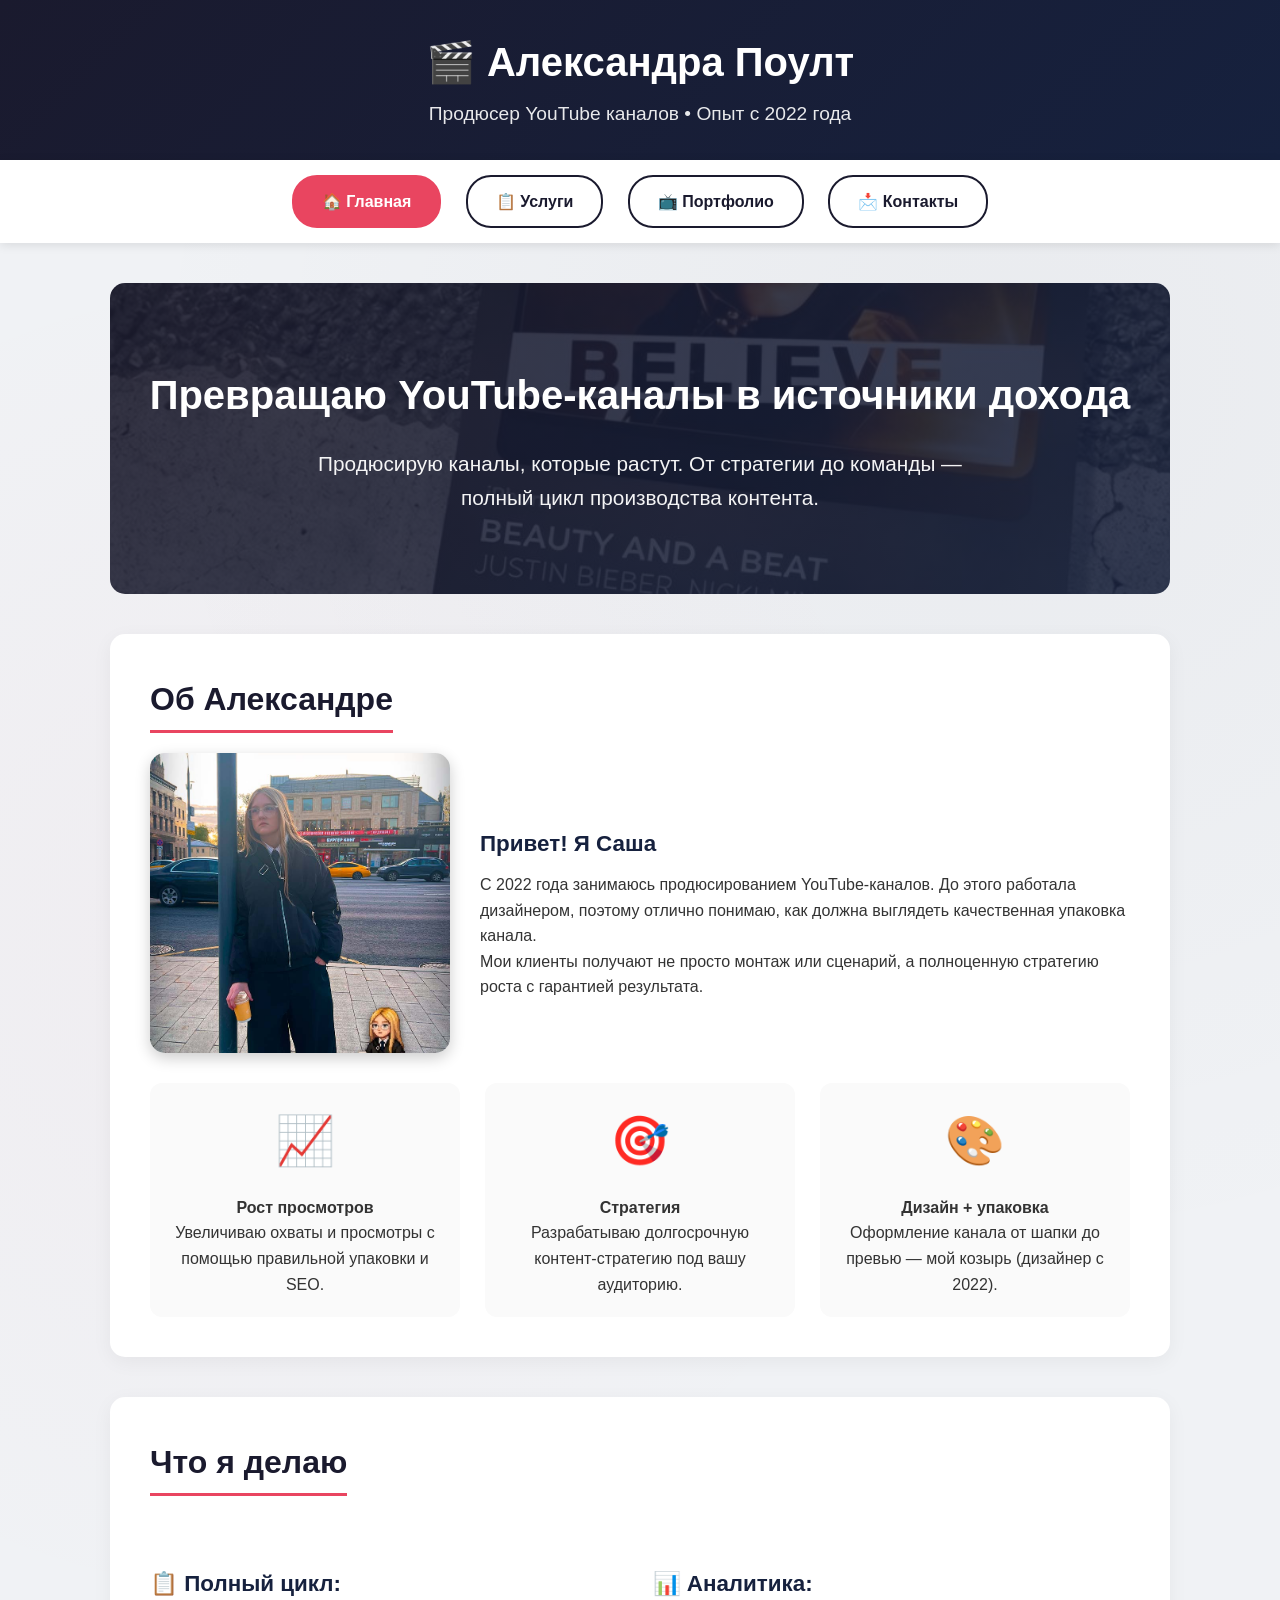
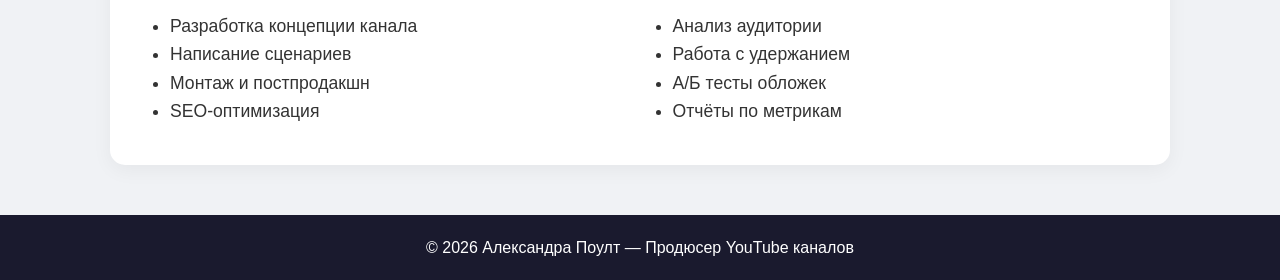
<file: index.html>
<!DOCTYPE html>
<html lang="ru">
<head>
    <meta charset="UTF-8">
    <meta name="viewport" content="width=device-width, initial-scale=1.0">
    <title>Александра Поулт — Продюсер YouTube каналов | Главная</title>
    <link rel="stylesheet" href="style.css">
</head>
<body>

    <!-- ==================== ШАПКА ==================== -->
    <header>
        <h1>🎬 Александра Поулт</h1>
        <p>Продюсер YouTube каналов • Опыт с 2022 года</p>
    </header>

    <!-- ==================== НАВИГАЦИЯ ==================== -->
    <nav>
        <a href="index.html" class="active">🏠 Главная</a>
        <a href="catalog.html">📋 Услуги</a>
        <a href="gallery.html">📺 Портфолио</a>
        <a href="contacts.html">📩 Контакты</a>
    </nav>

    <!-- ==================== ОСНОВНОЙ КОНТЕНТ ==================== -->
    <div class="container">

        <!-- HERO-БЛОК С ФОНОВЫМ ИЗОБРАЖЕНИЕМ -->
        <div class="hero">
            <h2>Превращаю YouTube-каналы в источники дохода</h2>
            <p>Продюсирую каналы, которые растут. От стратегии до команды — полный цикл производства контента.</p>
        </div>

        <!-- ОБО МНЕ -->
        <div class="section">
            <h2>Об Александре</h2>
            <div class="photo-card">
                <!-- ЗАМЕНИТЕ ПУТЬ НА СВОЁ ФОТО -->
                <img src="images/about-me.jpg" alt="Александра Поулт">
                <div class="info">
                    <h3>Привет! Я Саша</h3>
                    <p>
                        С 2022 года занимаюсь продюсированием YouTube-каналов.
                        До этого работала дизайнером, поэтому отлично понимаю,
                        как должна выглядеть качественная упаковка канала.
                    </p>
                    <p>
                        Мои клиенты получают не просто монтаж или сценарий,
                        а полноценную стратегию роста с гарантией результата.
                    </p>
                </div>
            </div>

            <!-- ПРЕИМУЩЕСТВА С ИКОНКАМИ -->
            <div class="benefits">
                <div class="benefit-item">
                    <div class="icon">📈</div>
                    <h4>Рост просмотров</h4>
                    <p>Увеличиваю охваты и просмотры с помощью правильной упаковки и SEO.</p>
                </div>
                <div class="benefit-item">
                    <div class="icon">🎯</div>
                    <h4>Стратегия</h4>
                    <p>Разрабатываю долгосрочную контент-стратегию под вашу аудиторию.</p>
                </div>
                <div class="benefit-item">
                    <div class="icon">🎨</div>
                    <h4>Дизайн + упаковка</h4>
                    <p>Оформление канала от шапки до превью — мой козырь (дизайнер с 2022).</p>
                </div>
            </div>
        </div>

        <!-- СПИСОК КЛЮЧЕВЫХ НАВЫКОВ -->
        <div class="section">
            <h2>Что я делаю</h2>
            <div class="grid-2col">
                <div>
                    <h3>📋 Полный цикл:</h3>
                    <ul style="padding-left: 20px; font-size: 1.1em;">
                        <li>Разработка концепции канала</li>
                        <li>Написание сценариев</li>
                        <li>Монтаж и постпродакшн</li>
                        <li>SEO-оптимизация</li>
                    </ul>
                </div>
                <div>
                    <h3>📊 Аналитика:</h3>
                    <ul style="padding-left: 20px; font-size: 1.1em;">
                        <li>Анализ аудитории</li>
                        <li>Работа с удержанием</li>
                        <li>А/Б тесты обложек</li>
                        <li>Отчёты по метрикам</li>
                    </ul>
                </div>
            </div>
        </div>

    </div>

    <!-- ==================== ПОДВАЛ ==================== -->
    <footer>
        <p>© 2026 Александра Поулт — Продюсер YouTube каналов</p>
    </footer>

</body>
</html>
</file>
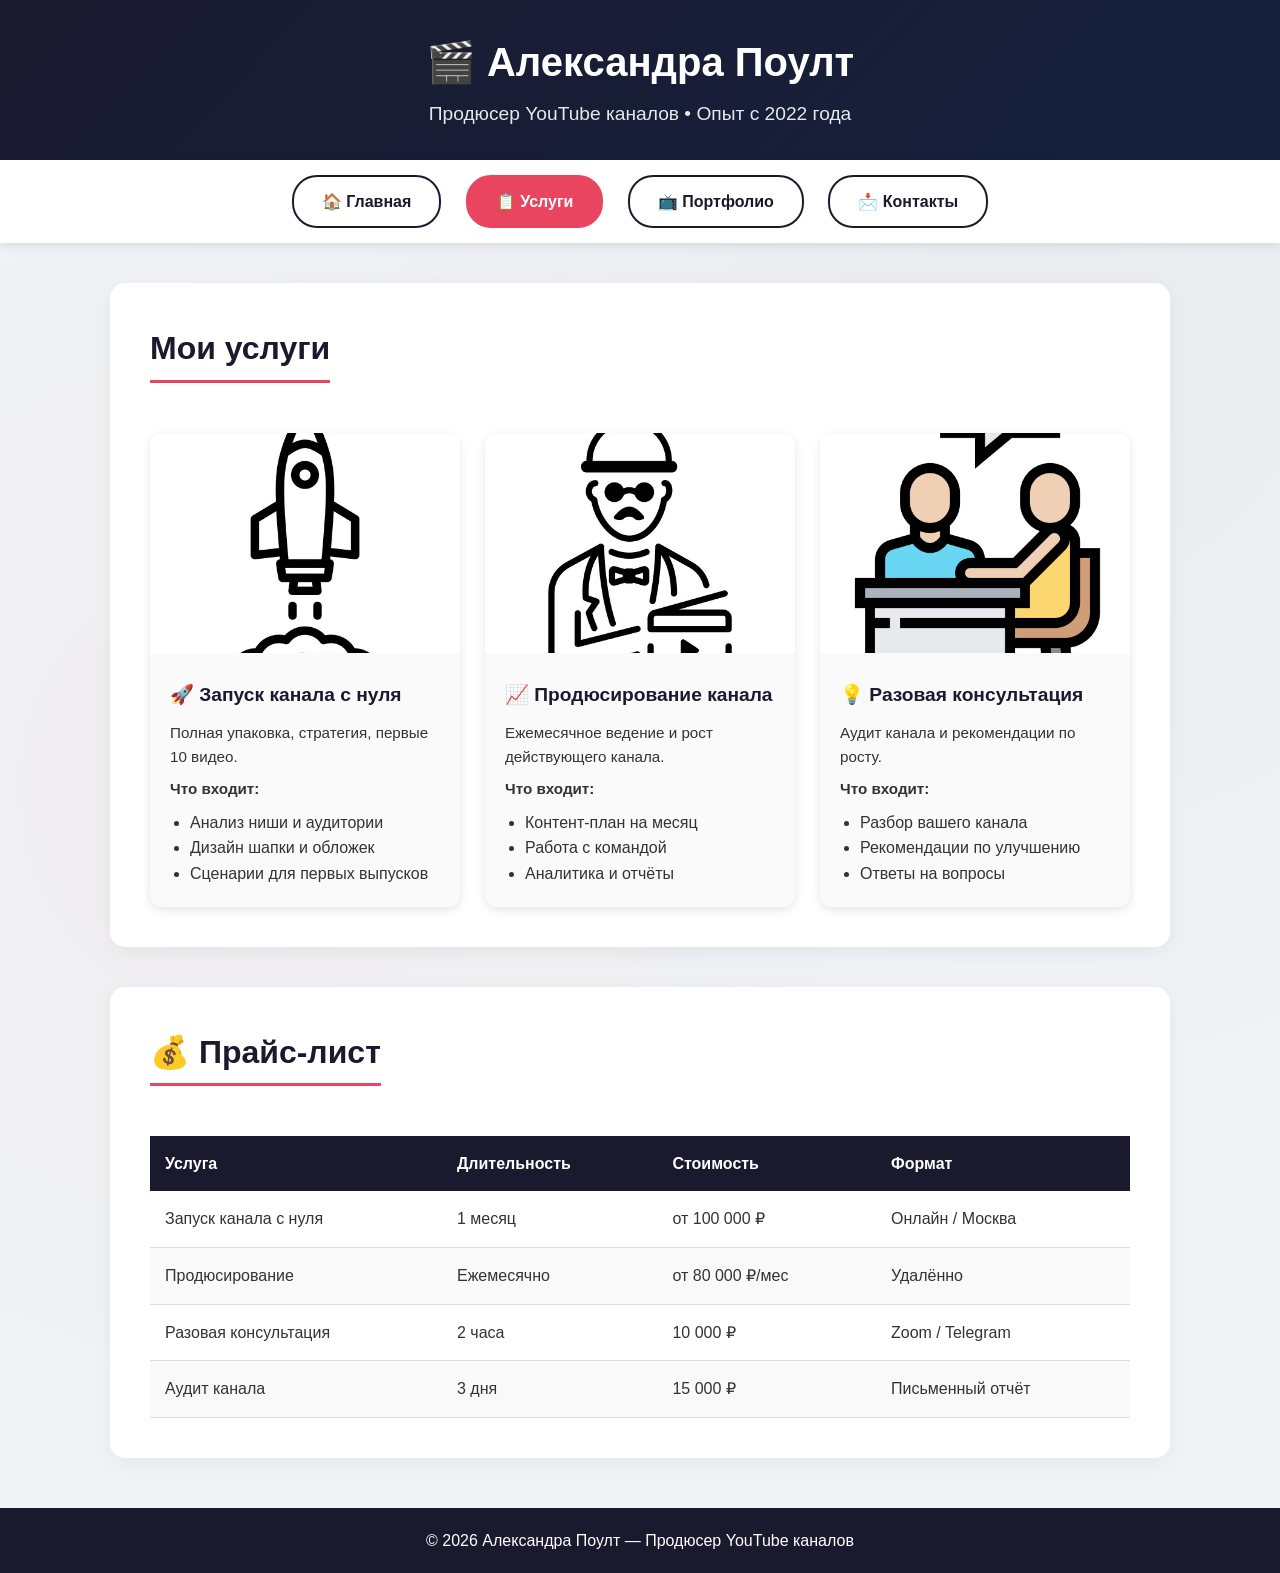
<file: catalog.html>
<!DOCTYPE html>
<html lang="ru">
<head>
    <meta charset="UTF-8">
    <meta name="viewport" content="width=device-width, initial-scale=1.0">
    <title>Услуги — Александра Поулт</title>
    <link rel="stylesheet" href="style.css">
</head>
<body>

    <!-- ==================== ШАПКА ==================== -->
    <header>
        <h1>🎬 Александра Поулт</h1>
        <p>Продюсер YouTube каналов • Опыт с 2022 года</p>
    </header>

    <!-- ==================== НАВИГАЦИЯ ==================== -->
    <nav>
        <a href="index.html">🏠 Главная</a>
        <a href="catalog.html" class="active">📋 Услуги</a>
        <a href="gallery.html">📺 Портфолио</a>
        <a href="contacts.html">📩 Контакты</a>
    </nav>

    <!-- ==================== ОСНОВНОЙ КОНТЕНТ ==================== -->
    <div class="container">

        <!-- КАРТОЧКИ УСЛУГ -->
        <div class="section">
            <h2>Мои услуги</h2>
            <div class="grid-2col">

                <!-- УСЛУГА 1 -->
                <div class="card">
                    <img src="images/service1.jpg" alt="Запуск канала с нуля">
                    <div class="card-body">
                        <h4>🚀 Запуск канала с нуля</h4>
                        <p>Полная упаковка, стратегия, первые 10 видео.</p>
                        <p><strong>Что входит:</strong></p>
                        <ul style="padding-left: 20px;">
                            <li>Анализ ниши и аудитории</li>
                            <li>Дизайн шапки и обложек</li>
                            <li>Сценарии для первых выпусков</li>
                        </ul>
                    </div>
                </div>

                <!-- УСЛУГА 2 -->
                <div class="card">
                    <img src="images/service2.jpg" alt="Продюсирование">
                    <div class="card-body">
                        <h4>📈 Продюсирование канала</h4>
                        <p>Ежемесячное ведение и рост действующего канала.</p>
                        <p><strong>Что входит:</strong></p>
                        <ul style="padding-left: 20px;">
                            <li>Контент-план на месяц</li>
                            <li>Работа с командой</li>
                            <li>Аналитика и отчёты</li>
                        </ul>
                    </div>
                </div>

                <!-- УСЛУГА 3 -->
                <div class="card">
                    <img src="images/service3.jpg" alt="Консультация">
                    <div class="card-body">
                        <h4>💡 Разовая консультация</h4>
                        <p>Аудит канала и рекомендации по росту.</p>
                        <p><strong>Что входит:</strong></p>
                        <ul style="padding-left: 20px;">
                            <li>Разбор вашего канала</li>
                            <li>Рекомендации по улучшению</li>
                            <li>Ответы на вопросы</li>
                        </ul>
                    </div>
                </div>

            </div>
        </div>

        <!-- ПРАЙС-ЛИСТ — ТАБЛИЦА -->
        <div class="section">
            <h2>💰 Прайс-лист</h2>
            <table class="pricing-table">
                <thead>
                    <tr>
                        <th>Услуга</th>
                        <th>Длительность</th>
                        <th>Стоимость</th>
                        <th>Формат</th>
                    </tr>
                </thead>
                <tbody>
                    <tr>
                        <td>Запуск канала с нуля</td>
                        <td>1 месяц</td>
                        <td>от 100 000 ₽</td>
                        <td>Онлайн / Москва</td>
                    </tr>
                    <tr>
                        <td>Продюсирование</td>
                        <td>Ежемесячно</td>
                        <td>от 80 000 ₽/мес</td>
                        <td>Удалённо</td>
                    </tr>
                    <tr>
                        <td>Разовая консультация</td>
                        <td>2 часа</td>
                        <td>10 000 ₽</td>
                        <td>Zoom / Telegram</td>
                    </tr>
                    <tr>
                        <td>Аудит канала</td>
                        <td>3 дня</td>
                        <td>15 000 ₽</td>
                        <td>Письменный отчёт</td>
                    </tr>
                </tbody>
            </table>
        </div>


    </div>

    <!-- ==================== ПОДВАЛ ==================== -->
    <footer>
        <p>© 2026 Александра Поулт — Продюсер YouTube каналов</p>
    </footer>

</body>
</html>
</file>
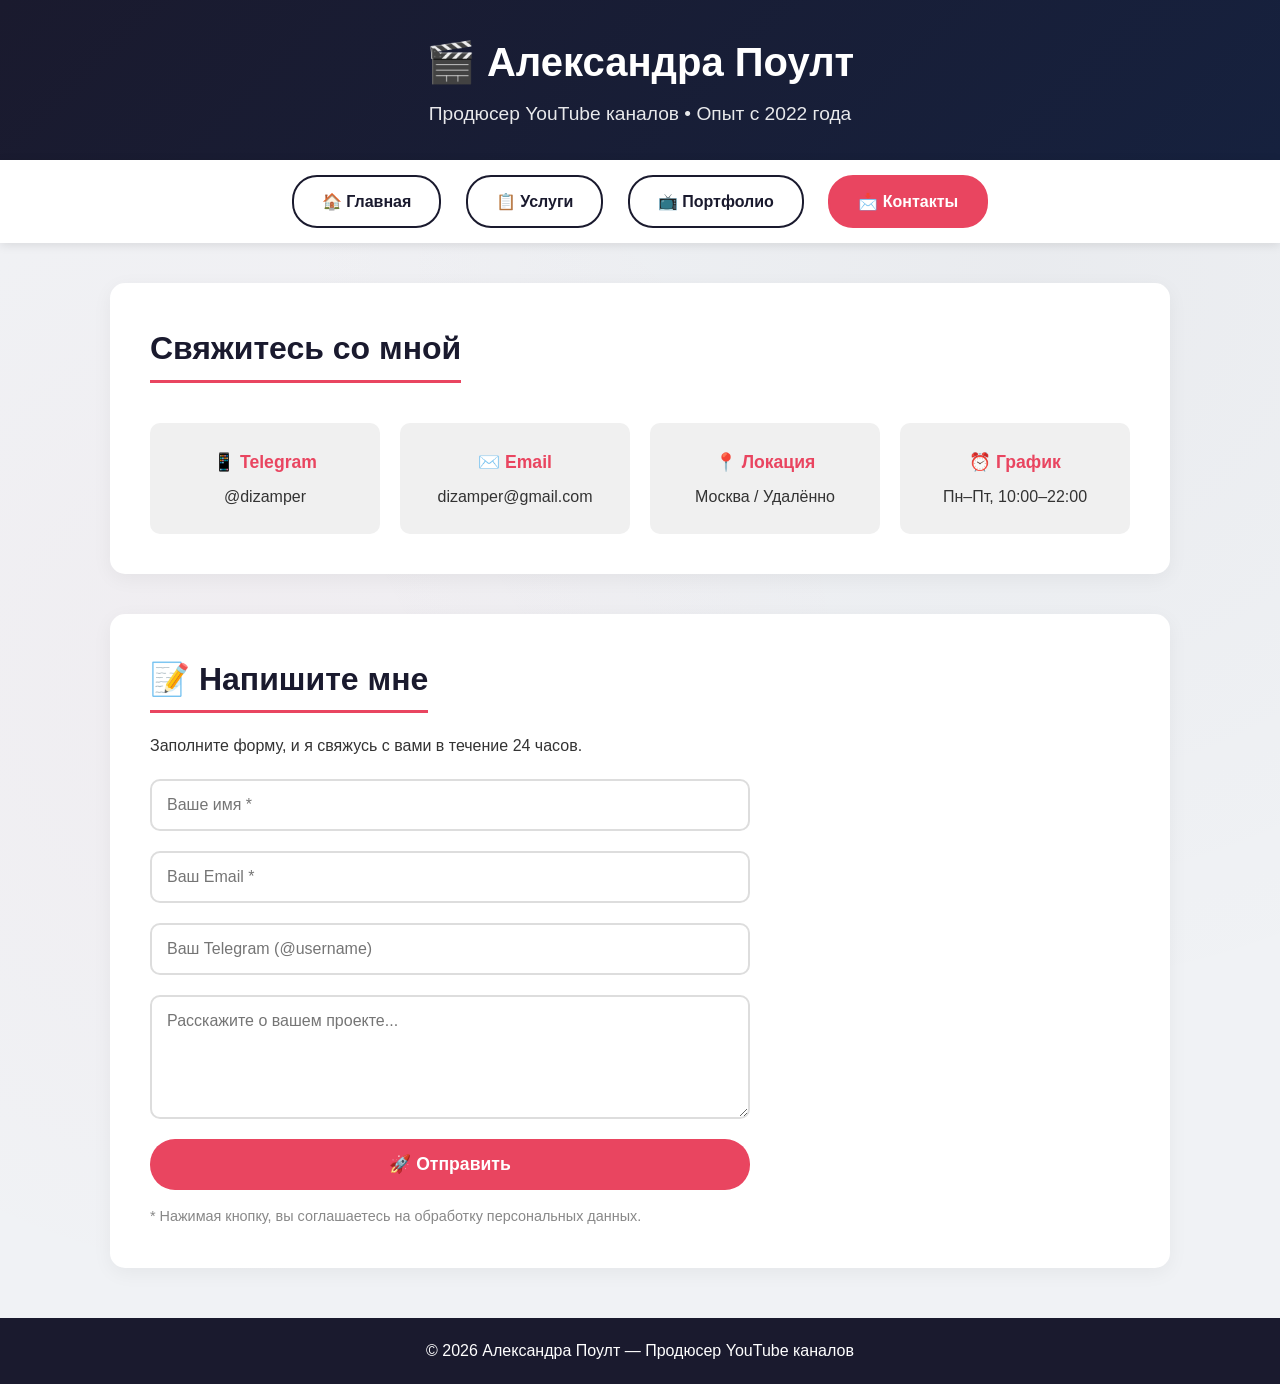
<file: contacts.html>
<!DOCTYPE html>
<html lang="ru">
<head>
    <meta charset="UTF-8">
    <meta name="viewport" content="width=device-width, initial-scale=1.0">
    <title>Контакты — Александра Поулт</title>
    <link rel="stylesheet" href="style.css">
</head>
<body>

    <!-- ==================== ШАПКА ==================== -->
    <header>
        <h1>🎬 Александра Поулт</h1>
        <p>Продюсер YouTube каналов • Опыт с 2022 года</p>
    </header>

    <!-- ==================== НАВИГАЦИЯ ==================== -->
    <nav>
        <a href="index.html">🏠 Главная</a>
        <a href="catalog.html">📋 Услуги</a>
        <a href="gallery.html">📺 Портфолио</a>
        <a href="contacts.html" class="active">📩 Контакты</a>
    </nav>

    <!-- ==================== ОСНОВНОЙ КОНТЕНТ ==================== -->
    <div class="container">

        <!-- КОНТАКТНЫЕ ДАННЫЕ -->
        <div class="section">
            <h2>Свяжитесь со мной</h2>
            <div class="contact-grid">
                <div class="contact-box">
                    <strong>📱 Telegram</strong>
                    <span>@dizamper</span>
                </div>
                <div class="contact-box">
                    <strong>✉️ Email</strong>
                    <span>dizamper@gmail.com</span>
                </div>
                <div class="contact-box">
                    <strong>📍 Локация</strong>
                    <span>Москва / Удалённо</span>
                </div>
                <div class="contact-box">
                    <strong>⏰ График</strong>
                    <span>Пн–Пт, 10:00–22:00</span>
                </div>
            </div>
        </div>

        <!-- ФОРМА ОБРАТНОЙ СВЯЗИ -->
        <div class="section">
            <h2>📝 Напишите мне</h2>
            <p>Заполните форму, и я свяжусь с вами в течение 24 часов.</p>
            <form class="contact-form" action="#" method="post">
                <input type="text" name="name" placeholder="Ваше имя *" required>
                <input type="email" name="email" placeholder="Ваш Email *" required>
                <input type="text" name="telegram" placeholder="Ваш Telegram (@username)">
                <textarea name="message" rows="5" placeholder="Расскажите о вашем проекте..."></textarea>
                <button type="submit">🚀 Отправить</button>
            </form>
            <p style="margin-top: 15px; font-size: 0.9em; color: #888;">
                * Нажимая кнопку, вы соглашаетесь на обработку персональных данных.
            </p>
        </div>

    </div>

    <!-- ==================== ПОДВАЛ ==================== -->
    <footer>
        <p>© 2026 Александра Поулт — Продюсер YouTube каналов</p>
    </footer>

</body>
</html>
</file>
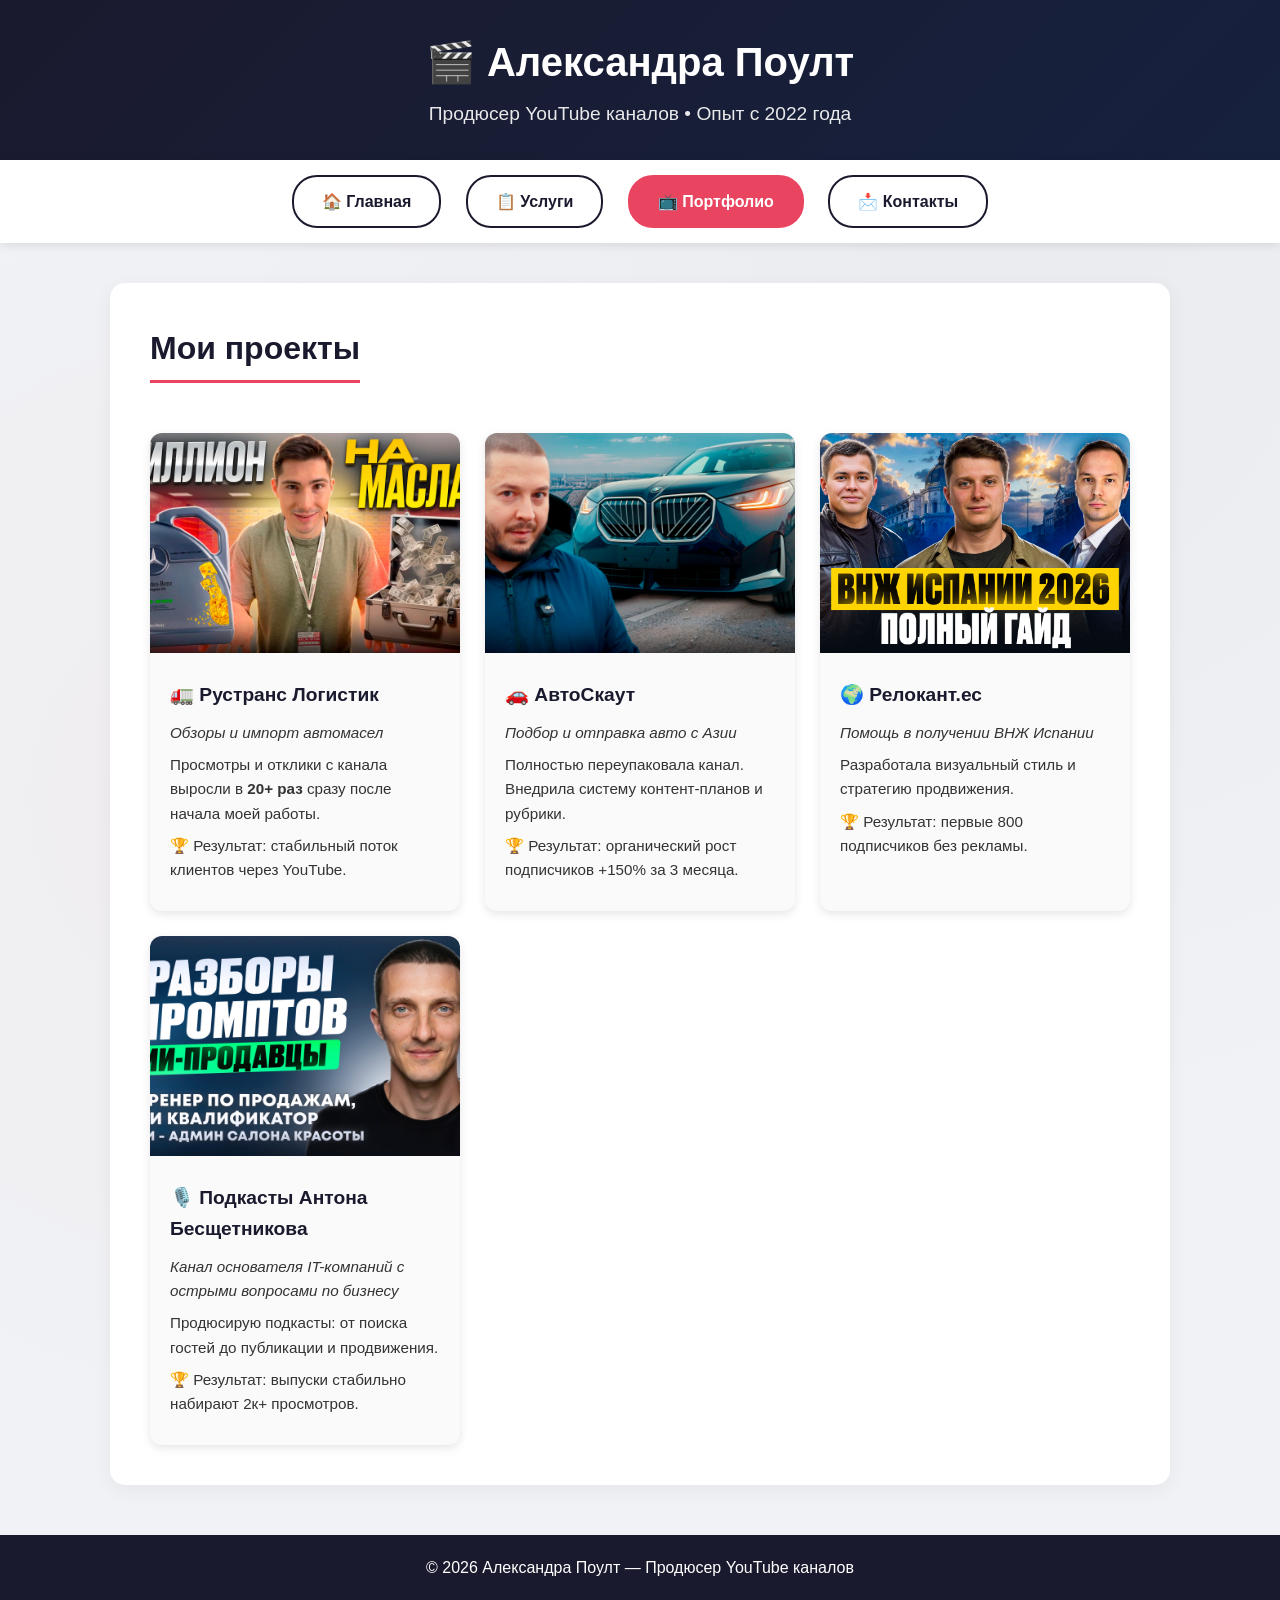
<file: gallery.html>
<!DOCTYPE html>
<html lang="ru">
<head>
    <meta charset="UTF-8">
    <meta name="viewport" content="width=device-width, initial-scale=1.0">
    <title>Портфолио — Александра Поулт</title>
    <link rel="stylesheet" href="style.css">
</head>
<body>

    <!-- ==================== ШАПКА ==================== -->
    <header>
        <h1>🎬 Александра Поулт</h1>
        <p>Продюсер YouTube каналов • Опыт с 2022 года</p>
    </header>

    <!-- ==================== НАВИГАЦИЯ ==================== -->
    <nav>
        <a href="index.html">🏠 Главная</a>
        <a href="catalog.html">📋 Услуги</a>
        <a href="gallery.html" class="active">📺 Портфолио</a>
        <a href="contacts.html">📩 Контакты</a>
    </nav>

    <!-- ==================== ОСНОВНОЙ КОНТЕНТ ==================== -->
    <div class="container">

        <div class="section">
            <h2>Мои проекты</h2>

            <div class="grid-2col">

                <!-- ПРОЕКТ 1: РУСТРАНС ЛОГИСТИК -->
                <div class="card">
                    <!-- ЗАМЕНИТЕ НА СВОЁ ИЗОБРАЖЕНИЕ -->
                    <img src="images/project1.jpg" alt="Рустранс Логистик">
                    <div class="card-body">
                        <h4>🚛 Рустранс Логистик</h4>
                        <p><em>Обзоры и импорт автомасел</em></p>
                        <p>Просмотры и отклики с канала выросли в <strong>20+ раз</strong> сразу после начала моей работы.</p>
                        <p>🏆 Результат: стабильный поток клиентов через YouTube.</p>
                    </div>
                </div>

                <!-- ПРОЕКТ 2: АВТОСКАУТ -->
                <div class="card">
                    <img src="images/project2.jpg" alt="АвтоСкаут">
                    <div class="card-body">
                        <h4>🚗 АвтоСкаут</h4>
                        <p><em>Подбор и отправка авто с Азии</em></p>
                        <p>Полностью переупаковала канал. Внедрила систему контент-планов и рубрики.</p>
                        <p>🏆 Результат: органический рост подписчиков +150% за 3 месяца.</p>
                    </div>
                </div>

                <!-- ПРОЕКТ 3: РЕЛОКАНТ.ЕС -->
                <div class="card">
                    <img src="images/project3.jpg" alt="Релокант.ес">
                    <div class="card-body">
                        <h4>🌍 Релокант.ес</h4>
                        <p><em>Помощь в получении ВНЖ Испании</em></p>
                        <p>Разработала визуальный стиль и стратегию продвижения.</p>
                        <p>🏆 Результат: первые 800 подписчиков без рекламы.</p>
                    </div>
                </div>

                <!-- ПРОЕКТ 4: ПОДКАСТЫ АНТОНА БЕСЩЕТНИКОВА -->
                <div class="card">
                    <img src="images/project4.jpg" alt="Подкасты Антона Бесщетникова">
                    <div class="card-body">
                        <h4>🎙️ Подкасты Антона Бесщетникова</h4>
                        <p><em>Канал основателя IT-компаний с острыми вопросами по бизнесу</em></p>
                        <p>Продюсирую подкасты: от поиска гостей до публикации и продвижения.</p>
                        <p>🏆 Результат: выпуски стабильно набирают 2к+ просмотров.</p>
                    </div>
                </div>

            </div>
        </div>

    </div>

    <!-- ==================== ПОДВАЛ ==================== -->
    <footer>
        <p>© 2026 Александра Поулт — Продюсер YouTube каналов</p>
    </footer>

</body>
</html>
</file>
<file: style.css>
/* ==========================================
   ОБЩИЕ СТИЛИ
   ========================================== */
* {
    margin: 0;
    padding: 0;
    box-sizing: border-box;
}

body {
    font-family: 'Segoe UI', Tahoma, Geneva, Verdana, sans-serif;
    background-color: #f0f2f5; /* Фон сайта — не белый */
    color: #333;
    line-height: 1.6;
    background-image: 
        radial-gradient(circle at 20% 50%, rgba(233, 69, 96, 0.03) 0%, transparent 50%),
        radial-gradient(circle at 80% 20%, rgba(26, 26, 46, 0.03) 0%, transparent 50%);
}

/* ==========================================
   ШАПКА САЙТА (общая для всех страниц)
   ========================================== */
header {
    background: linear-gradient(135deg, #1a1a2e, #16213e);
    color: white;
    padding: 30px 20px;
    text-align: center;
}

header h1 {
    font-size: 2.5em;
    margin-bottom: 5px;
}

header p {
    font-size: 1.2em;
    opacity: 0.9;
}

/* ==========================================
   НАВИГАЦИЯ — КНОПКИ
   ========================================== */
nav {
    background: white;
    padding: 15px 0;
    text-align: center;
    box-shadow: 0 2px 10px rgba(0, 0, 0, 0.1);
    position: sticky;
    top: 0;
    z-index: 100;
}

nav a {
    display: inline-block;
    margin: 0 10px;
    padding: 12px 28px;
    text-decoration: none;
    color: #1a1a2e;
    font-weight: 600;
    border-radius: 25px;
    transition: all 0.3s ease;
    border: 2px solid #1a1a2e;
    cursor: pointer;
    font-size: 1em;
}

/* Эффект при наведении */
nav a:hover {
    background: #e94560;
    color: white;
    border-color: #e94560;
    transform: translateY(-2px);
    box-shadow: 0 5px 15px rgba(233, 69, 96, 0.4);
}

nav a.active {
    background: #e94560;
    color: white;
    border-color: #e94560;
}

/* ==========================================
   ОСНОВНОЙ КОНТЕЙНЕР
   ========================================== */
.container {
    max-width: 1100px;
    margin: 40px auto;
    padding: 0 20px;
}

/* ==========================================
   СЕКЦИИ
   ========================================== */
.section {
    background: white;
    border-radius: 15px;
    padding: 40px;
    margin-bottom: 40px;
    box-shadow: 0 5px 20px rgba(0, 0, 0, 0.05);
}

.section h2 {
    font-size: 2em;
    margin-bottom: 20px;
    color: #1a1a2e;
    border-bottom: 3px solid #e94560;
    display: inline-block;
    padding-bottom: 5px;
}

.section h3 {
    font-size: 1.4em;
    margin: 20px 0 10px;
    color: #16213e;
}

/* ==========================================
   ГЛАВНАЯ — HERO-БЛОК С ФОНОМ
   ========================================== */
.hero {
    background: linear-gradient(135deg, rgba(26, 26, 46, 0.85), rgba(22, 33, 62, 0.85)), 
                url('images/hero-bg.jpg') center/cover no-repeat;
    color: white;
    text-align: center;
    padding: 80px 20px;
    border-radius: 15px;
    margin-bottom: 40px;
}

.hero h2 {
    font-size: 2.5em;
    margin-bottom: 20px;
    border-bottom: none;
}

.hero p {
    font-size: 1.3em;
    max-width: 700px;
    margin: 0 auto;
    opacity: 0.95;
}

/* ==========================================
   ФОТО-КАРТОЧКИ
   ========================================== */
.photo-card {
    display: flex;
    align-items: center;
    gap: 30px;
    margin-bottom: 30px;
    flex-wrap: wrap;
}

.photo-card img {
    width: 300px;
    height: 300px;
    object-fit: cover;
    border-radius: 15px;
    box-shadow: 0 5px 15px rgba(0, 0, 0, 0.2);
}

.photo-card .info {
    flex: 1;
    min-width: 250px;
}

/* ==========================================
   ПРЕИМУЩЕСТВА (иконки)
   ========================================== */
.benefits {
    display: grid;
    grid-template-columns: repeat(auto-fit, minmax(250px, 1fr));
    gap: 25px;
    margin-top: 30px;
}

.benefit-item {
    text-align: center;
    padding: 20px;
    background: #fafafa;
    border-radius: 12px;
    transition: transform 0.3s;
}

.benefit-item:hover {
    transform: translateY(-5px);
    box-shadow: 0 8px 25px rgba(0,0,0,0.1);
}

.benefit-item .icon {
    font-size: 3em;
    margin-bottom: 15px;
}

/* ==========================================
   СЕТКА ПРОЕКТОВ / УСЛУГ
   ========================================== */
.grid-2col {
    display: grid;
    grid-template-columns: repeat(auto-fit, minmax(300px, 1fr));
    gap: 25px;
    margin-top: 30px;
}

.card {
    background: #fafafa;
    border-radius: 12px;
    overflow: hidden;
    box-shadow: 0 3px 10px rgba(0, 0, 0, 0.1);
    transition: transform 0.3s, box-shadow 0.3s;
}

.card:hover {
    transform: translateY(-5px);
    box-shadow: 0 10px 30px rgba(0,0,0,0.15);
}

.card img {
    width: 100%;
    height: 220px;
    object-fit: cover;
}

.card .card-body {
    padding: 20px;
}

.card .card-body h4 {
    color: #1a1a2e;
    margin-bottom: 10px;
    font-size: 1.2em;
}

.card .card-body p {
    margin-bottom: 8px;
    font-size: 0.95em;
}

/* ==========================================
   ТАБЛИЦА (ПРАЙС-ЛИСТ)
   ========================================== */
.pricing-table {
    width: 100%;
    border-collapse: collapse;
    margin-top: 30px;
    font-size: 1em;
}

.pricing-table th {
    background: #1a1a2e;
    color: white;
    padding: 15px;
    text-align: left;
}

.pricing-table td {
    padding: 15px;
    border-bottom: 1px solid #ddd;
}

.pricing-table tr:nth-child(even) {
    background: #f9f9f9;
}

.pricing-table tr:hover {
    background: #ffe8ec;
}

/* ==========================================
   ФОРМА
   ========================================== */
.contact-form {
    display: flex;
    flex-direction: column;
    gap: 20px;
    max-width: 600px;
    margin-top: 20px;
}

.contact-form input,
.contact-form textarea {
    padding: 15px;
    border: 2px solid #ddd;
    border-radius: 10px;
    font-size: 1em;
    font-family: inherit;
    transition: border-color 0.3s;
}

.contact-form input:focus,
.contact-form textarea:focus {
    outline: none;
    border-color: #e94560;
}

.contact-form button {
    background: #e94560;
    color: white;
    padding: 15px 30px;
    border: none;
    border-radius: 25px;
    font-size: 1.1em;
    font-weight: 600;
    cursor: pointer;
    transition: all 0.3s ease;
}

.contact-form button:hover {
    background: #c73a52;
    transform: translateY(-2px);
    box-shadow: 0 5px 20px rgba(233, 69, 96, 0.4);
}

/* ==========================================
   КОНТАКТ-БЛОК
   ========================================== */
.contact-grid {
    display: grid;
    grid-template-columns: repeat(auto-fit, minmax(220px, 1fr));
    gap: 20px;
    margin-top: 20px;
}

.contact-box {
    background: #f0f0f0;
    padding: 25px;
    border-radius: 10px;
    text-align: center;
    transition: background 0.3s;
}

.contact-box:hover {
    background: #ffe8ec;
}

.contact-box strong {
    display: block;
    color: #e94560;
    margin-bottom: 8px;
    font-size: 1.1em;
}

/* ==========================================
   ПОДВАЛ
   ========================================== */
footer {
    background: #1a1a2e;
    color: white;
    text-align: center;
    padding: 20px;
    margin-top: 50px;
}

/* ==========================================
   АДАПТИВНОСТЬ
   ========================================== */
@media (max-width: 768px) {
    header h1 {
        font-size: 1.8em;
    }

    nav a {
        display: block;
        margin: 5px 10px;
    }

    .hero {
        padding: 50px 20px;
    }

    .hero h2 {
        font-size: 1.8em;
    }

    .photo-card {
        flex-direction: column;
        text-align: center;
    }

    .photo-card img {
        width: 250px;
        height: 250px;
    }

    .section {
        padding: 25px;
    }

    .pricing-table {
        font-size: 0.85em;
    }

    .pricing-table th,
    .pricing-table td {
        padding: 10px;
    }
}
</file>
